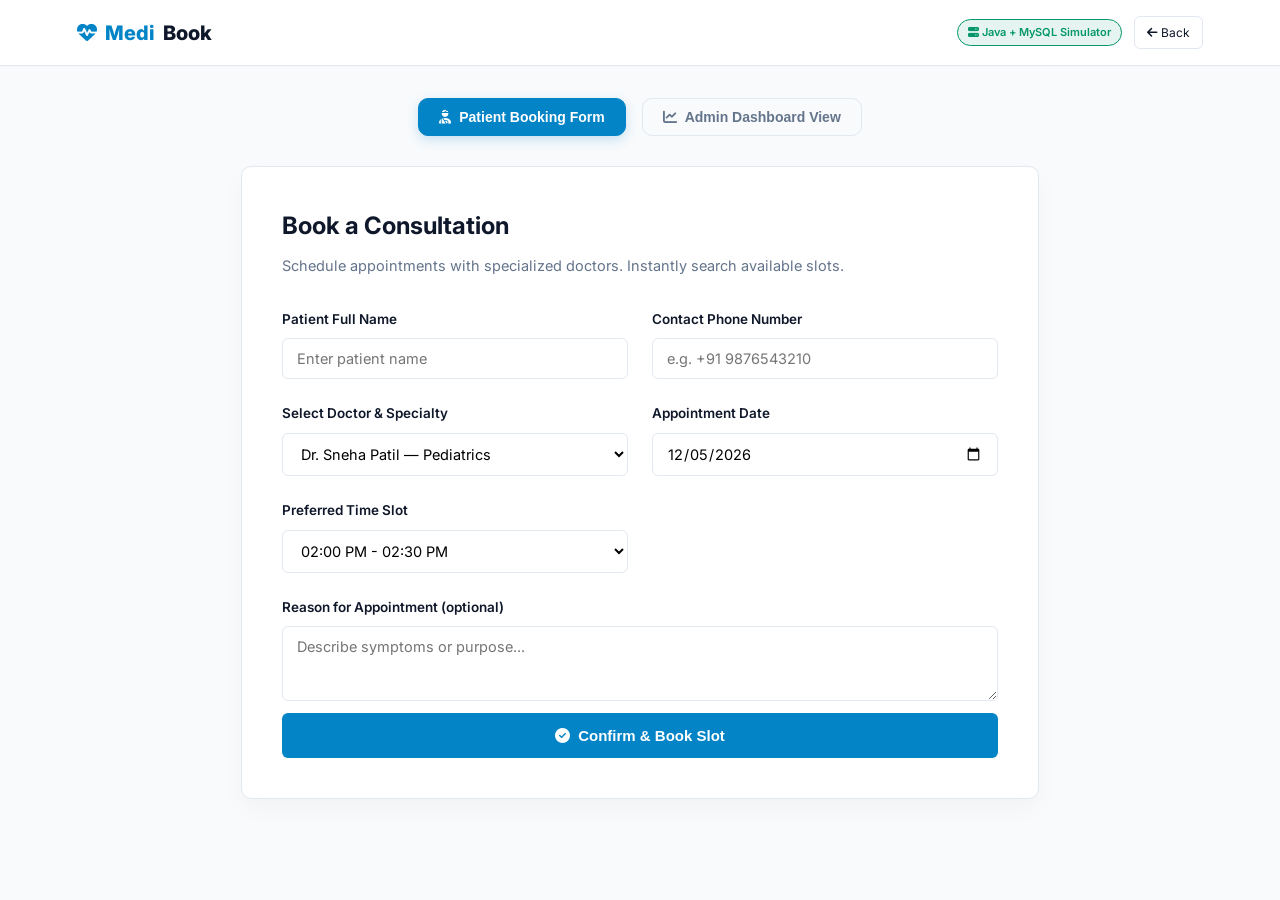
<file: demo-medibook.html>
<!DOCTYPE html>
<html lang="en">
<head>
    <meta charset="UTF-8">
    <meta name="viewport" content="width=device-width, initial-scale=1.0">
    <title>MediBook — Clinic Appointment Booking System</title>
    <link href="https://fonts.googleapis.com/css2?family=Inter:wght@400;500;600;700;800&display=swap" rel="stylesheet">
    <link href="https://cdnjs.cloudflare.com/ajax/libs/font-awesome/6.6.0/css/all.min.css" rel="stylesheet">
    <style>
        :root {
            --primary: #0284C7; /* Calm Sky Blue */
            --primary-light: rgba(2, 132, 199, 0.1);
            --success: #059669; /* Soft Emerald */
            --success-light: rgba(5, 150, 105, 0.1);
            --bg-light: #F8FAFC;
            --text-dark: #0F172A;
            --text-muted: #64748B;
            --border: #E2E8F0;
            --card-bg: #FFFFFF;
            --r-md: 10px;
        }

        * {
            box-sizing: border-box;
            margin: 0;
            padding: 0;
        }

        body {
            font-family: 'Inter', sans-serif;
            background: var(--bg-light);
            color: var(--text-dark);
            line-height: 1.6;
        }

        header {
            padding: 16px 6vw;
            background: #ffffff;
            display: flex;
            justify-content: space-between;
            align-items: center;
            border-bottom: 1px solid var(--border);
            box-shadow: 0 1px 3px rgba(0,0,0,0.02);
            position: sticky;
            top: 0;
            z-index: 100;
        }

        .logo {
            font-size: 20px;
            font-weight: 800;
            color: var(--primary);
            display: flex;
            align-items: center;
            gap: 8px;
        }

        .logo span {
            color: var(--text-dark);
        }

        .badge-live {
            background: var(--success-light);
            border: 1px solid var(--success);
            color: var(--success);
            padding: 4px 10px;
            border-radius: 99px;
            font-size: 11px;
            font-weight: 600;
        }

        .tabs-header {
            display: flex;
            justify-content: center;
            gap: 16px;
            margin-top: 32px;
        }

        .tab-btn {
            background: transparent;
            border: 1px solid var(--border);
            color: var(--text-muted);
            padding: 10px 20px;
            border-radius: var(--r-md);
            font-weight: 600;
            font-size: 14px;
            cursor: pointer;
            transition: all 0.25s ease;
            display: flex;
            align-items: center;
            gap: 8px;
        }

        .tab-btn.active {
            background: var(--primary);
            color: white;
            border-color: var(--primary);
            box-shadow: 0 4px 12px rgba(2, 132, 199, 0.2);
        }

        .container {
            max-width: 900px;
            margin: 0 auto;
            padding: 30px 4vw 60px;
        }

        /* Views */
        .view-panel {
            display: none;
            background: var(--card-bg);
            border: 1px solid var(--border);
            border-radius: var(--r-md);
            padding: 40px;
            box-shadow: 0 10px 25px rgba(0,0,0,0.03);
        }

        .view-panel.active {
            display: block;
        }

        h2 {
            font-size: 24px;
            font-weight: 700;
            margin-bottom: 8px;
        }

        .section-desc {
            color: var(--text-muted);
            font-size: 14.5px;
            margin-bottom: 32px;
        }

        .form-grid {
            display: grid;
            grid-template-columns: 1fr 1fr;
            gap: 24px;
        }

        .form-group {
            display: flex;
            flex-direction: column;
            gap: 8px;
            text-align: left;
        }

        .form-group.full-width {
            grid-column: span 2;
        }

        label {
            font-size: 13.5px;
            font-weight: 600;
            color: var(--text-dark);
        }

        input, select, textarea {
            width: 100%;
            padding: 11px 14px;
            border-radius: 6px;
            border: 1px solid var(--border);
            font-size: 14.5px;
            outline: none;
            font-family: inherit;
            background: #fff;
            transition: all 0.2s ease;
        }

        input:focus, select:focus, textarea:focus {
            border-color: var(--primary);
            box-shadow: 0 0 0 3px rgba(2, 132, 199, 0.12);
        }

        .btn-submit {
            background: var(--primary);
            color: white;
            border: none;
            padding: 14px 24px;
            border-radius: 6px;
            font-weight: 700;
            font-size: 15px;
            cursor: pointer;
            transition: all 0.25s ease;
            width: 100%;
            margin-top: 12px;
            display: flex;
            align-items: center;
            justify-content: center;
            gap: 8px;
        }

        .btn-submit:hover {
            background: #0369a1;
            box-shadow: 0 4px 12px rgba(2, 132, 199, 0.2);
        }

        /* Success Card */
        .success-container {
            display: none;
            text-align: center;
            padding: 40px;
        }

        .success-icon {
            width: 64px;
            height: 64px;
            background: var(--success-light);
            border-radius: 50%;
            display: flex;
            align-items: center;
            justify-content: center;
            color: var(--success);
            font-size: 28px;
            margin: 0 auto 20px;
        }

        .success-details {
            border: 1px solid var(--border);
            border-radius: var(--r-md);
            background: var(--bg-light);
            padding: 24px;
            max-width: 480px;
            margin: 24px auto;
            text-align: left;
        }

        .detail-row {
            display: flex;
            justify-content: space-between;
            padding: 10px 0;
            border-bottom: 1px dashed var(--border);
            font-size: 14.5px;
        }

        .detail-row:last-child {
            border-bottom: none;
        }

        .detail-label {
            color: var(--text-muted);
            font-weight: 500;
        }

        .detail-val {
            font-weight: 600;
        }

        /* Dashboard Appointments Table */
        .dashboard-table {
            width: 100%;
            border-collapse: collapse;
            margin-top: 16px;
            font-size: 14px;
        }

        .dashboard-table th, 
        .dashboard-table td {
            padding: 12px 16px;
            text-align: left;
            border-bottom: 1px solid var(--border);
        }

        .dashboard-table th {
            background: var(--bg-light);
            font-weight: 600;
            color: var(--text-dark);
        }

        .status-badge {
            display: inline-block;
            padding: 2px 8px;
            border-radius: 99px;
            font-size: 11px;
            font-weight: 600;
        }

        .status-badge.confirmed {
            background: var(--success-light);
            color: var(--success);
        }

        .status-badge.pending {
            background: #FEF3C7;
            color: #D97706;
        }

        @media (max-width: 680px) {
            .form-grid {
                grid-template-columns: 1fr;
            }
            .form-group.full-width {
                grid-column: span 1;
            }
            .view-panel {
                padding: 24px 16px;
            }
        }
    </style>
</head>
<body>

    <header>
        <div class="logo"><i class="fas fa-heart-pulse"></i> Medi<span>Book</span></div>
        <div style="display:flex; align-items:center; gap:12px;">
            <span class="badge-live"><i class="fas fa-server"></i> Java + MySQL Simulator</span>
            <a href="index.html" class="btn" style="padding: 6px 12px; font-size: 12px; border: 1px solid var(--border); border-radius: 6px; text-decoration: none; color: var(--text-dark); background: white;">
                <i class="fas fa-arrow-left"></i> Back
            </a>
        </div>
    </header>

    <div class="tabs-header">
        <button class="tab-btn active" id="tabPatient"><i class="fas fa-user-injured"></i> Patient Booking Form</button>
        <button class="tab-btn" id="tabAdmin"><i class="fas fa-chart-line"></i> Admin Dashboard View</button>
    </div>

    <div class="container">

        <!-- PATIENT BOOKING PANEL -->
        <div class="view-panel active" id="patientPanel">
            <h2>Book a Consultation</h2>
            <p class="section-desc">Schedule appointments with specialized doctors. Instantly search available slots.</p>

            <form id="bookingForm">
                <div class="form-grid">
                    <div class="form-group">
                        <label for="pName">Patient Full Name</label>
                        <input type="text" id="pName" placeholder="Enter patient name" required>
                    </div>
                    <div class="form-group">
                        <label for="pPhone">Contact Phone Number</label>
                        <input type="tel" id="pPhone" placeholder="e.g. +91 9876543210" required>
                    </div>
                    <div class="form-group">
                        <label for="pDoctor">Select Doctor & Specialty</label>
                        <select id="pDoctor">
                            <option value="Dr. Rohan Sharma (Cardiology)">Dr. Rohan Sharma — Cardiology</option>
                            <option value="Dr. Sneha Patil (Pediatrics)" selected>Dr. Sneha Patil — Pediatrics</option>
                            <option value="Dr. Amit Verma (General Medicine)">Dr. Amit Verma — General Medicine</option>
                            <option value="Dr. Priya Nair (Dermatology)">Dr. Priya Nair — Dermatology</option>
                        </select>
                    </div>
                    <div class="form-group">
                        <label for="pDate">Appointment Date</label>
                        <input type="date" id="pDate" required>
                    </div>
                    <div class="form-group">
                        <label for="pSlot">Preferred Time Slot</label>
                        <select id="pSlot">
                            <option value="10:00 AM - 10:30 AM">10:00 AM - 10:30 AM</option>
                            <option value="11:30 AM - 12:00 PM">11:30 AM - 12:00 PM</option>
                            <option value="02:00 PM - 02:30 PM" selected>02:00 PM - 02:30 PM</option>
                            <option value="04:30 PM - 05:00 PM">04:30 PM - 05:00 PM</option>
                        </select>
                    </div>
                    <div class="form-group full-width">
                        <label for="pReason">Reason for Appointment (optional)</label>
                        <textarea id="pReason" rows="3" placeholder="Describe symptoms or purpose..."></textarea>
                    </div>
                </div>
                <button type="submit" class="btn-submit">
                    <i class="fas fa-check-circle"></i> Confirm & Book Slot
                </button>
            </form>
        </div>

        <!-- SUCCESS STATE -->
        <div class="view-panel success-container" id="successPanel">
            <div class="success-icon"><i class="fas fa-check-double"></i></div>
            <h2>Appointment Confirmed!</h2>
            <p style="color:var(--text-muted)">Your records have been saved to the database. Email notification has been simulated.</p>

            <div class="success-details">
                <div class="detail-row">
                    <span class="detail-label">Booking Reference:</span>
                    <span class="detail-val" id="refId">MB-3819</span>
                </div>
                <div class="detail-row">
                    <span class="detail-label">Patient Name:</span>
                    <span class="detail-val" id="refName">John Doe</span>
                </div>
                <div class="detail-row">
                    <span class="detail-label">Doctor Assigned:</span>
                    <span class="detail-val" id="refDoc">Dr. Sneha Patil</span>
                </div>
                <div class="detail-row">
                    <span class="detail-label">Date & Time:</span>
                    <span class="detail-val" id="refTime">Oct 14, 2026 - 11:30 AM</span>
                </div>
            </div>

            <button class="btn-submit" id="newBookingBtn" style="max-width:280px; margin:0 auto;">
                <i class="fas fa-plus"></i> Book Another Appointment
            </button>
        </div>

        <!-- ADMIN DASHBOARD PANEL -->
        <div class="view-panel" id="adminPanel">
            <h2>Appointments Registrar Dashboard</h2>
            <p class="section-desc">MySQL database status: Online. Showing active scheduled slots.</p>

            <table class="dashboard-table">
                <thead>
                    <tr>
                        <th>ID</th>
                        <th>Patient</th>
                        <th>Doctor</th>
                        <th>Date</th>
                        <th>Slot</th>
                        <th>Status</th>
                    </tr>
                </thead>
                <tbody id="adminTableBody">
                    <tr>
                        <td>MB-104</td>
                        <td>Rahul Deshmukh</td>
                        <td>Dr. Rohan Sharma (Cardio)</td>
                        <td>2026-06-21</td>
                        <td>10:00 AM</td>
                        <td><span class="status-badge confirmed">Confirmed</span></td>
                    </tr>
                    <tr>
                        <td>MB-103</td>
                        <td>Anjali Gupta</td>
                        <td>Dr. Priya Nair (Derma)</td>
                        <td>2026-06-21</td>
                        <td>11:30 AM</td>
                        <td><span class="status-badge confirmed">Confirmed</span></td>
                    </tr>
                    <tr>
                        <td>MB-102</td>
                        <td>Vikram Singh</td>
                        <td>Dr. Amit Verma (General)</td>
                        <td>2026-06-22</td>
                        <td>02:00 PM</td>
                        <td><span class="status-badge pending">Pending</span></td>
                    </tr>
                </tbody>
            </table>
        </div>

    </div>

    <script>
        const tabPatient = document.getElementById("tabPatient");
        const tabAdmin = document.getElementById("tabAdmin");
        
        const patientPanel = document.getElementById("patientPanel");
        const adminPanel = document.getElementById("adminPanel");
        const successPanel = document.getElementById("successPanel");

        const bookingForm = document.getElementById("bookingForm");
        const newBookingBtn = document.getElementById("newBookingBtn");
        const adminTableBody = document.getElementById("adminTableBody");

        // Seed current date for date picker
        const dateInput = document.getElementById("pDate");
        const tomorrow = new Date();
        tomorrow.setDate(tomorrow.getDate() + 1);
        dateInput.value = tomorrow.toISOString().split('T')[0];
        dateInput.min = new Date().toISOString().split('T')[0];

        // Database mock records array
        const mockDb = [
            { id: "MB-104", name: "Rahul Deshmukh", doctor: "Dr. Rohan Sharma (Cardiology)", date: "2026-06-21", slot: "10:00 AM - 10:30 AM", status: "Confirmed" },
            { id: "MB-103", name: "Anjali Gupta", doctor: "Dr. Priya Nair (Dermatology)", date: "2026-06-21", slot: "11:30 AM - 12:00 PM", status: "Confirmed" },
            { id: "MB-102", name: "Vikram Singh", doctor: "Dr. Amit Verma (General Medicine)", date: "2026-06-22", slot: "02:00 PM - 02:30 PM", status: "Pending" }
        ];

        // Tab switches
        tabPatient.addEventListener("click", () => {
            tabPatient.classList.add("active");
            tabAdmin.classList.remove("active");
            
            if (successPanel.style.display === "block") {
                successPanel.style.display = "block";
                patientPanel.classList.remove("active");
            } else {
                patientPanel.classList.add("active");
            }
            adminPanel.classList.remove("active");
        });

        tabAdmin.addEventListener("click", () => {
            tabAdmin.classList.add("active");
            tabPatient.classList.remove("active");
            
            patientPanel.classList.remove("active");
            successPanel.style.display = "none";
            adminPanel.classList.add("active");

            // Re-render table rows
            renderTable();
        });

        function renderTable() {
            adminTableBody.innerHTML = mockDb.map(row => `
                <tr>
                    <td>${row.id}</td>
                    <td>${row.name}</td>
                    <td>${row.doctor}</td>
                    <td>${row.date}</td>
                    <td>${row.slot.split(" ")[0]}</td>
                    <td><span class="status-badge ${row.status.toLowerCase()}">${row.status}</span></td>
                </tr>
            `).join("");
        }

        // Form Submit Handler
        bookingForm.addEventListener("submit", (e) => {
            e.preventDefault();

            const name = document.getElementById("pName").value;
            const phone = document.getElementById("pPhone").value;
            const doctor = document.getElementById("pDoctor").value;
            const date = document.getElementById("pDate").value;
            const slot = document.getElementById("pSlot").value;

            // Generate mock ID
            const newId = "MB-" + Math.floor(100 + Math.random() * 900);

            // Save to mock database
            mockDb.unshift({ id: newId, name, doctor, date, slot, status: "Confirmed" });

            // Display success info
            document.getElementById("refId").textContent = newId;
            document.getElementById("refName").textContent = name;
            document.getElementById("refDoc").textContent = doctor;
            document.getElementById("refTime").textContent = `${date} at ${slot.split(" - ")[0]}`;

            // Switch to success view
            patientPanel.classList.remove("active");
            successPanel.style.display = "block";
        });

        newBookingBtn.addEventListener("click", () => {
            bookingForm.reset();
            successPanel.style.display = "none";
            patientPanel.classList.add("active");
            // reset tomorrow default date
            dateInput.value = tomorrow.toISOString().split('T')[0];
        });
    </script>
</body>
</html>
</file>
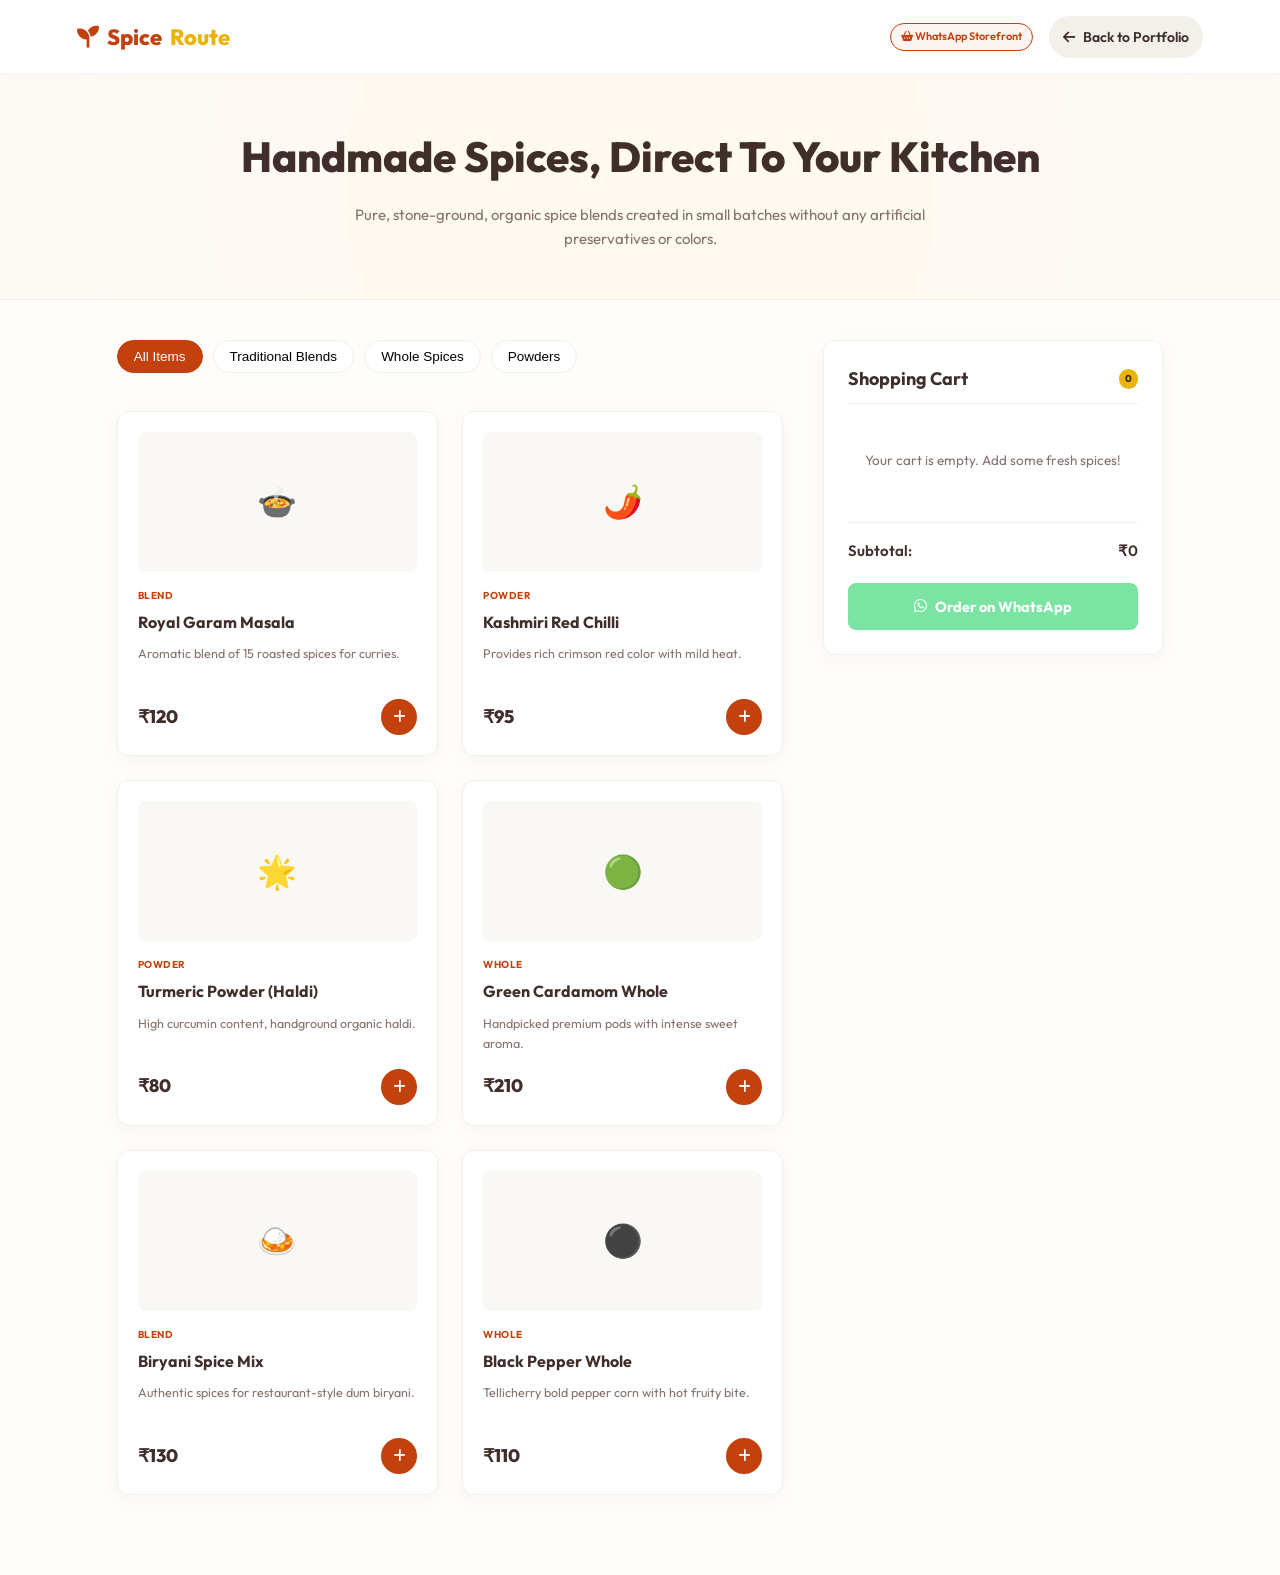
<file: demo-spiceroute.html>
<!DOCTYPE html>
<html lang="en">
<head>
    <meta charset="UTF-8">
    <meta name="viewport" content="width=device-width, initial-scale=1.0">
    <title>SpiceRoute — Premium Handmade Spices & Blends</title>
    <link href="https://fonts.googleapis.com/css2?family=Outfit:wght@400;500;600;700;800&display=swap" rel="stylesheet">
    <link href="https://cdnjs.cloudflare.com/ajax/libs/font-awesome/6.6.0/css/all.min.css" rel="stylesheet">
    <style>
        :root {
            --primary: #C2410C; /* Earthy Terracotta Red */
            --accent: #EAB308; /* Warm Turmeric Gold */
            --bg: #FFFDF9; /* Warm Creamy White */
            --surface: #FFFFFF;
            --text: #3F2E29; /* Dark Chocolate */
            --text-muted: #85726B;
            --border: #F3EFE9;
            --shadow: 0 4px 18px rgba(63, 46, 41, 0.04);
            --r-md: 12px;
        }

        * {
            box-sizing: border-box;
            margin: 0;
            padding: 0;
        }

        body {
            font-family: 'Outfit', sans-serif;
            background: var(--bg);
            color: var(--text);
            line-height: 1.6;
        }

        header {
            padding: 16px 6vw;
            background: var(--surface);
            display: flex;
            justify-content: space-between;
            align-items: center;
            border-bottom: 1px solid var(--border);
            position: sticky;
            top: 0;
            z-index: 100;
            box-shadow: 0 2px 10px rgba(0,0,0,0.01);
        }

        .logo {
            font-size: 22px;
            font-weight: 800;
            color: var(--primary);
            display: flex;
            align-items: center;
            gap: 8px;
        }

        .logo span {
            color: var(--accent);
        }

        .header-actions {
            display: flex;
            align-items: center;
            gap: 16px;
        }

        .cart-icon-btn {
            background: var(--border);
            border: none;
            padding: 10px 14px;
            border-radius: 99px;
            font-weight: 600;
            font-size: 14px;
            cursor: pointer;
            display: flex;
            align-items: center;
            gap: 8px;
            color: var(--text);
            position: relative;
            transition: all 0.2s ease;
        }

        .cart-icon-btn:hover {
            background: var(--primary);
            color: white;
        }

        .cart-count {
            background: var(--accent);
            color: var(--text);
            font-size: 10px;
            font-weight: 800;
            padding: 2px 6px;
            border-radius: 99px;
        }

        .badge-live {
            background: rgba(194, 65, 12, 0.06);
            border: 1px solid var(--primary);
            color: var(--primary);
            padding: 4px 10px;
            border-radius: 99px;
            font-size: 11px;
            font-weight: 600;
        }

        .hero-banner {
            text-align: center;
            padding: 48px 6vw;
            background: radial-gradient(circle, rgba(234,179,8,0.04) 0%, rgba(194,65,12,0.02) 100%);
            border-bottom: 1px solid var(--border);
        }

        .hero-banner h1 {
            font-size: clamp(28px, 4vw, 42px);
            font-weight: 800;
            margin-bottom: 12px;
        }

        .hero-banner p {
            color: var(--text-muted);
            font-size: 15px;
            max-width: 580px;
            margin: 0 auto;
        }

        .main-layout {
            max-width: 1200px;
            margin: 0 auto;
            padding: 40px 6vw 80px;
            display: grid;
            grid-template-columns: 1fr 340px;
            gap: 40px;
        }

        /* Category filters */
        .filter-row {
            display: flex;
            gap: 10px;
            margin-bottom: 30px;
            overflow-x: auto;
            padding-bottom: 8px;
        }

        .filter-btn {
            background: var(--surface);
            border: 1px solid var(--border);
            padding: 8px 16px;
            border-radius: 99px;
            font-weight: 500;
            font-size: 13.5px;
            cursor: pointer;
            white-space: nowrap;
            transition: all 0.2s ease;
        }

        .filter-btn.active,
        .filter-btn:hover {
            background: var(--primary);
            color: white;
            border-color: var(--primary);
        }

        /* Products Grid */
        .products-grid {
            display: grid;
            grid-template-columns: repeat(auto-fill, minmax(220px, 1fr));
            gap: 24px;
        }

        .product-card {
            background: var(--surface);
            border: 1px solid var(--border);
            border-radius: var(--r-md);
            padding: 20px;
            text-align: left;
            box-shadow: var(--shadow);
            transition: all 0.3s ease;
            display: flex;
            flex-direction: column;
            justify-content: space-between;
        }

        .product-card:hover {
            transform: translateY(-3px);
            box-shadow: 0 8px 24px rgba(63, 46, 41, 0.08);
        }

        .product-img {
            height: 140px;
            background: #FAF8F5;
            border-radius: 8px;
            margin-bottom: 16px;
            display: flex;
            align-items: center;
            justify-content: center;
            font-size: 32px;
            color: var(--primary);
        }

        .product-tag {
            font-size: 10px;
            font-weight: 700;
            color: var(--primary);
            text-transform: uppercase;
            letter-spacing: 0.5px;
            margin-bottom: 6px;
        }

        .product-title {
            font-size: 16px;
            font-weight: 700;
            margin-bottom: 8px;
        }

        .product-desc {
            font-size: 12.5px;
            color: var(--text-muted);
            margin-bottom: 16px;
            height: 40px;
            overflow: hidden;
            display: -webkit-box;
            -webkit-line-clamp: 2;
            -webkit-box-orient: vertical;
        }

        .product-footer {
            display: flex;
            justify-content: space-between;
            align-items: center;
            margin-top: auto;
        }

        .product-price {
            font-size: 18px;
            font-weight: 800;
            color: var(--text);
        }

        .add-btn {
            background: var(--primary);
            color: white;
            border: none;
            width: 36px;
            height: 36px;
            border-radius: 50%;
            display: flex;
            align-items: center;
            justify-content: center;
            cursor: pointer;
            font-size: 14px;
            transition: background 0.2s ease;
        }

        .add-btn:hover {
            background: #a62e05;
        }

        /* Cart Drawer Sidebar */
        .cart-sidebar {
            background: var(--surface);
            border: 1px solid var(--border);
            border-radius: var(--r-md);
            padding: 24px;
            box-shadow: var(--shadow);
            align-self: start;
            position: sticky;
            top: 90px;
        }

        .cart-sidebar h3 {
            font-size: 18px;
            margin-bottom: 16px;
            border-bottom: 1px solid var(--border);
            padding-bottom: 10px;
            display: flex;
            justify-content: space-between;
            align-items: center;
        }

        .cart-items-list {
            display: flex;
            flex-direction: column;
            gap: 14px;
            max-height: 280px;
            overflow-y: auto;
            margin-bottom: 20px;
        }

        .cart-item {
            display: flex;
            justify-content: space-between;
            align-items: center;
            font-size: 13.5px;
        }

        .cart-item-info {
            display: flex;
            flex-direction: column;
        }

        .item-qty-row {
            display: flex;
            align-items: center;
            gap: 6px;
            margin-top: 4px;
        }

        .qty-btn {
            width: 20px;
            height: 20px;
            border-radius: 4px;
            border: 1px solid var(--border);
            background: var(--bg);
            cursor: pointer;
            font-size: 10px;
            display: flex;
            align-items: center;
            justify-content: center;
        }

        .qty-val {
            font-size: 12px;
            font-weight: 600;
        }

        .cart-summary {
            border-top: 1px solid var(--border);
            padding-top: 16px;
            margin-bottom: 20px;
        }

        .summary-row {
            display: flex;
            justify-content: space-between;
            font-weight: 600;
            font-size: 15px;
            margin-bottom: 12px;
        }

        .btn-checkout {
            background: #25D366; /* WhatsApp Green */
            color: white;
            border: none;
            width: 100%;
            padding: 12px;
            border-radius: 8px;
            font-weight: 700;
            font-size: 14.5px;
            cursor: pointer;
            display: flex;
            align-items: center;
            justify-content: center;
            gap: 8px;
            text-decoration: none;
            transition: background 0.2s ease;
        }

        .btn-checkout:hover {
            background: #20ba59;
            box-shadow: 0 4px 12px rgba(37,211,102,0.22);
        }

        .empty-cart-text {
            color: var(--text-muted);
            text-align: center;
            padding: 30px 0;
            font-size: 13.5px;
        }

        @media (max-width: 900px) {
            .main-layout {
                grid-template-columns: 1fr;
            }
            .cart-sidebar {
                position: static;
            }
        }
    </style>
</head>
<body>

    <header>
        <div class="logo"><i class="fas fa-seedling"></i> Spice<span>Route</span></div>
        <div class="header-actions">
            <span class="badge-live"><i class="fas fa-shopping-basket"></i> WhatsApp Storefront</span>
            <a href="index.html" class="cart-icon-btn" style="text-decoration:none;">
                <i class="fas fa-arrow-left"></i> Back to Portfolio
            </a>
        </div>
    </header>

    <div class="hero-banner">
        <h1>Handmade Spices, Direct To Your Kitchen</h1>
        <p>Pure, stone-ground, organic spice blends created in small batches without any artificial preservatives or colors.</p>
    </div>

    <div class="main-layout">
        
        <!-- Catalog Column -->
        <div>
            <!-- Categories -->
            <div class="filter-row">
                <button class="filter-btn active" data-cat="all">All Items</button>
                <button class="filter-btn" data-cat="blend">Traditional Blends</button>
                <button class="filter-btn" data-cat="whole">Whole Spices</button>
                <button class="filter-btn" data-cat="powder">Powders</button>
            </div>

            <!-- Grid -->
            <div class="products-grid" id="catalogGrid">
                <!-- Javascript will load products -->
            </div>
        </div>

        <!-- Cart Column -->
        <div class="cart-sidebar">
            <h3><span>Shopping Cart</span><span class="cart-count" id="cartCountBadge">0</span></h3>
            
            <div class="cart-items-list" id="cartItemsContainer">
                <div class="empty-cart-text">Your cart is empty. Add some fresh spices!</div>
            </div>

            <div class="cart-summary">
                <div class="summary-row">
                    <span>Subtotal:</span>
                    <span id="cartSubtotal">₹0</span>
                </div>
            </div>

            <a href="#" class="btn-checkout" id="whatsappCheckoutBtn" style="pointer-events: none; opacity: 0.6;">
                <i class="fab fa-whatsapp"></i> Order on WhatsApp
            </a>
        </div>

    </div>

    <script>
        const products = [
            { id: 1, title: "Royal Garam Masala", cat: "blend", price: 120, desc: "Aromatic blend of 15 roasted spices for curries.", icon: "🍲" },
            { id: 2, title: "Kashmiri Red Chilli", cat: "powder", price: 95, desc: "Provides rich crimson red color with mild heat.", icon: "🌶️" },
            { id: 3, title: "Turmeric Powder (Haldi)", cat: "powder", price: 80, desc: "High curcumin content, handground organic haldi.", icon: "🌟" },
            { id: 4, title: "Green Cardamom Whole", cat: "whole", price: 210, desc: "Handpicked premium pods with intense sweet aroma.", icon: "🟢" },
            { id: 5, title: "Biryani Spice Mix", cat: "blend", price: 130, desc: "Authentic spices for restaurant-style dum biryani.", icon: "🍛" },
            { id: 6, title: "Black Pepper Whole", cat: "whole", price: 110, desc: "Tellicherry bold pepper corn with hot fruity bite.", icon: "⚫" }
        ];

        const cart = {};

        const catalogGrid = document.getElementById("catalogGrid");
        const cartItemsContainer = document.getElementById("cartItemsContainer");
        const cartCountBadge = document.getElementById("cartCountBadge");
        const cartSubtotal = document.getElementById("cartSubtotal");
        const whatsappCheckoutBtn = document.getElementById("whatsappCheckoutBtn");

        // Render catalog
        function renderCatalog(filter = "all") {
            catalogGrid.innerHTML = products
                .filter(p => filter === "all" || p.cat === filter)
                .map(p => `
                    <div class="product-card">
                        <div>
                            <div class="product-img">${p.icon}</div>
                            <div class="product-tag">${p.cat}</div>
                            <h4 class="product-title">${p.title}</h4>
                            <p class="product-desc">${p.desc}</p>
                        </div>
                        <div class="product-footer">
                            <span class="product-price">₹${p.price}</span>
                            <button class="add-btn" onclick="addToCart(${p.id})"><i class="fas fa-plus"></i></button>
                        </div>
                    </div>
                `).join("");
        }

        // Render Cart
        function renderCart() {
            const keys = Object.keys(cart);
            if (keys.length === 0) {
                cartItemsContainer.innerHTML = '<div class="empty-cart-text">Your cart is empty. Add some fresh spices!</div>';
                cartCountBadge.textContent = 0;
                cartSubtotal.textContent = "₹0";
                whatsappCheckoutBtn.style.pointerEvents = "none";
                whatsappCheckoutBtn.style.opacity = 0.6;
                return;
            }

            let subtotal = 0;
            let count = 0;
            let html = "";

            keys.forEach(id => {
                const prod = products.find(p => p.id === parseInt(id));
                const qty = cart[id];
                const cost = prod.price * qty;
                subtotal += cost;
                count += qty;

                html += `
                    <div class="cart-item">
                        <div class="cart-item-info">
                            <strong>${prod.title}</strong>
                            <div class="item-qty-row">
                                <button class="qty-btn" onclick="updateQty(${id}, -1)">-</button>
                                <span class="qty-val">${qty}</span>
                                <button class="qty-btn" onclick="updateQty(${id}, 1)">+</button>
                            </div>
                        </div>
                        <strong>₹${cost}</strong>
                    </div>
                `;
            });

            cartItemsContainer.innerHTML = html;
            cartCountBadge.textContent = count;
            cartSubtotal.textContent = `₹${subtotal}`;
            whatsappCheckoutBtn.style.pointerEvents = "auto";
            whatsappCheckoutBtn.style.opacity = 1;

            // Prefill WhatsApp text
            const orderList = keys.map(id => {
                const prod = products.find(p => p.id === parseInt(id));
                return `- ${prod.title} x${cart[id]} (₹${prod.price * cart[id]})`;
            }).join("\n");
            
            const message = encodeURIComponent(`Hi SpiceRoute, I'd like to place an order for the following fresh spices:\n\n${orderList}\n\nTotal: ₹${subtotal}\n\nPlease share delivery confirmation details.`);
            whatsappCheckoutBtn.href = `https://wa.me/917620085558?text=${message}`;
        }

        window.addToCart = function(id) {
            cart[id] = (cart[id] || 0) + 1;
            renderCart();
        };

        window.updateQty = function(id, delta) {
            cart[id] += delta;
            if (cart[id] <= 0) {
                delete cart[id];
            }
            renderCart();
        };

        // Category filter buttons
        document.querySelectorAll(".filter-btn").forEach(btn => {
            btn.addEventListener("click", () => {
                document.querySelectorAll(".filter-btn").forEach(b => b.classList.remove("active"));
                btn.classList.add("active");
                renderCatalog(btn.dataset.cat);
            });
        });

        // Initialize
        renderCatalog();
        renderCart();
    </script>
</body>
</html>
</file>
